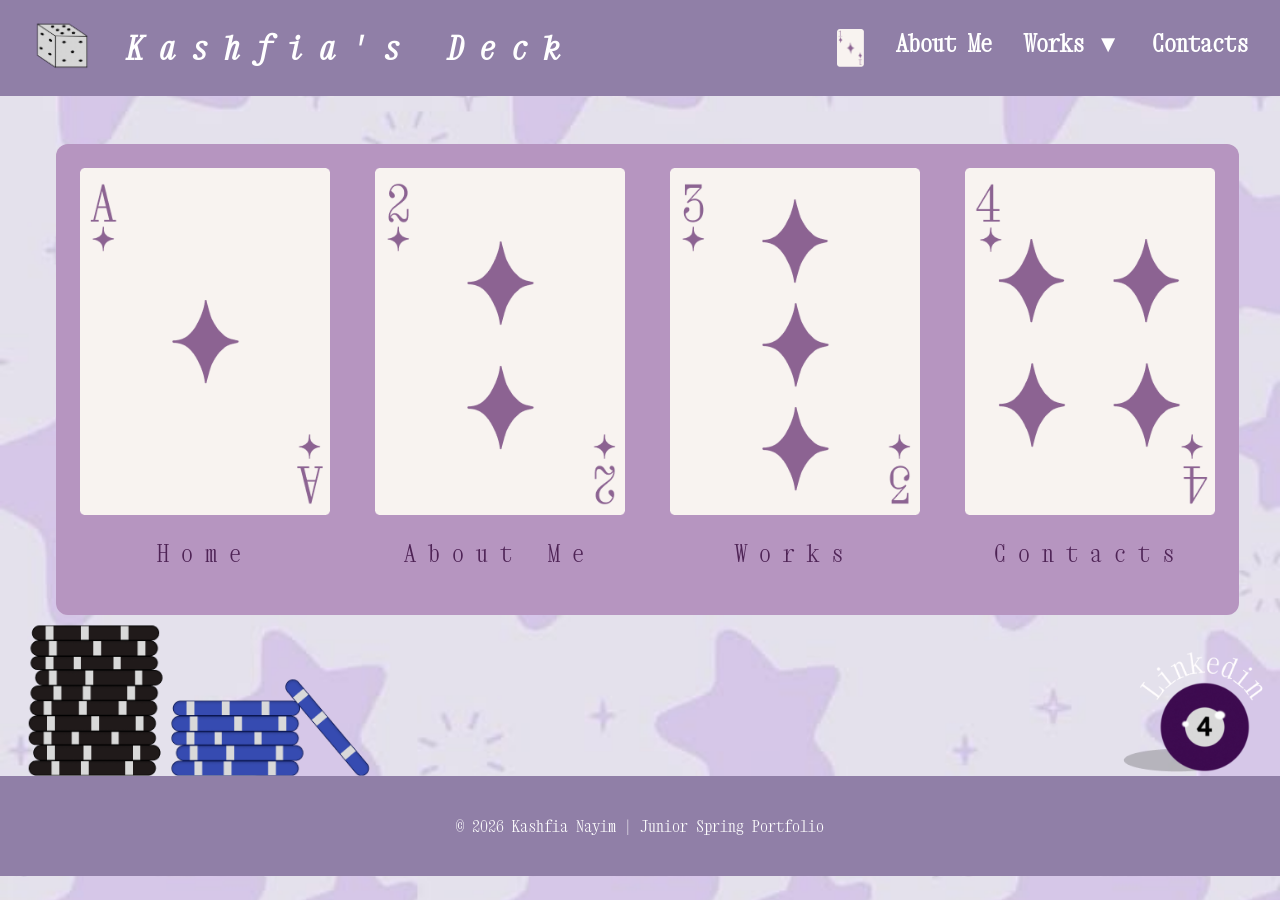
<file: index.html>
<!DOCTYPE html>
<html lang="en">
<head>
    <meta charset="UTF-8">
    <meta name="viewport" content="width=device-width, initial-scale=1.0">
    <title>Kashfia's Deck</title>

    <!-- Main stylesheet -->
  <link rel="stylesheet" href="style.css" />
  <link href='https://fonts.googleapis.com/css?family=Xanh Mono' rel='stylesheet'>

  <!-- Optional favicon (put your icon file in the same folder) -->
  <link rel="icon" type="image/png" href="Favicon.png">
  
</head>
<body>
    
    <!-- NAVBAR -->
  <header>
    <nav class="navbar">
      <div class="navbar-left">
        <!-- Replace logo.png with your own image file -->
         <a href="index.html">
        <img src="Favicon.png" alt="Logo" />
        </a>
        <i><h1 class ="deck">Kashfia's Deck</h1></i>
      </div>

      <ul class="navbar-right">
        <img class="navcard" src="HomeCard.png" alt="tiny card">
        <li class="navfont"><a href="aboutme.html">About Me</a></li>
      <li class="dropdown navfont">
        <a href="works.html">Works ▼</a>

        <ul class="dropdown-menu">
          <li><a href="works.html#unity">Unity</a></li>
          <li><a href="works.html#infy">INFY App Challenge</a></li>
          <li><a href="works.html#earsketch">Earsketch</a></li>
          <li><a href="works.html#python">Python</a></li>
        </ul>
      </li>
        <li class="navfont"><a href="contacts.html">Contacts</a></li>
      </ul>
    </nav>
  </header>

  <!-- MAIN CONTENT -->
  <main class="home-card">
<div>
    <!-- Cards -->
    <div class="image-container">
      <div class="card">
        <img src="Ace.png" alt="Ace of diamonds">
        <p class="text">Home</p>
      </div>

      <div class="card">
        <a href="aboutme.html">
        <img src="2.png" alt="2 of diamonds">
        <p class="text">About Me</p>
        </a>
      </div>

      <div class="card">
        <a href="works.html">
        <img src="3.png" alt="3 of diamonds">
        <p class="text">Works</p>
        </a>
      </div>

      <div class="card">
        <a href="contacts.html">
        <img src="4.png" alt="4 of diamonds">
        <p class="text">Contacts</p>
        </a>
      </div>
    </div>
    </div>
  </main>

  <div class="footer-images">
    <img class="chips" src="PokerChips.png" alt="Poker Chips">
    <a href="https://www.linkedin.com/in/kashfia-nayim-66400b36a/">
    <img class="fourball" src="LinkedinBall.png" alt="Pool ball">
    </a>
  </div>

    <!-- FOOTER -->
  <footer class="footer">
    <p class="foottext">© <span id="year"></span> Kashfia Nayim | Junior Spring Portfolio</p>
  </footer>

  <script>
    // Auto-updates the year in the footer
    document.getElementById("year").textContent = new Date().getFullYear();
  </script>


</body>
</html>
</file>
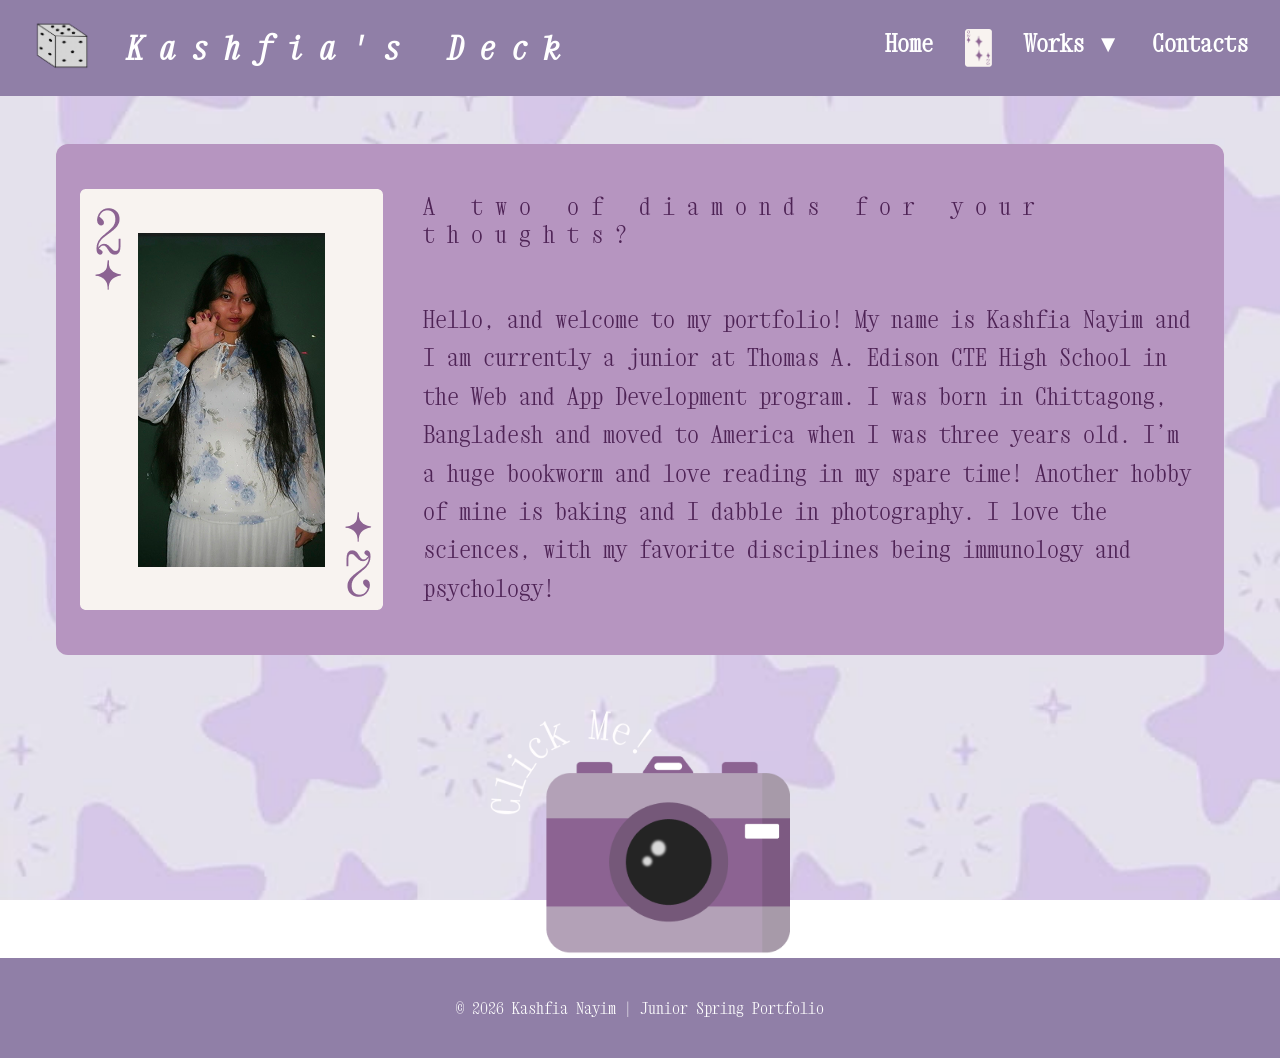
<file: aboutme.html>
<!DOCTYPE html>
<html lang="en">
<head>
    <meta charset="UTF-8">
    <meta name="viewport" content="width=device-width, initial-scale=1.0">
    <title>Kashfia's Deck</title>

    <!-- Main stylesheet -->
  <link rel="stylesheet" href="style.css" />
  <link href='https://fonts.googleapis.com/css?family=Xanh Mono' rel='stylesheet'>

  <!-- Optional favicon (put your icon file in the same folder) -->
  <link rel="icon" type="image/png" href="Favicon.png">
  
</head>
<body>
    
    <!-- NAVBAR -->
  <header>
    <nav class="navbar">
      <div class="navbar-left">
        <!-- Replace logo.png with your own image file -->
         <a href="index.html">
        <img src="Favicon.png" alt="Logo" />
        </a>
        <i><h1 class ="deck">Kashfia's Deck</h1></i>
      </div>

      <ul class="navbar-right">
        <li class="navfont"><a href="index.html">Home</a></li>
        <img class="navcard" src="AboutMeCard.png" alt="tiny card">
              <li class="dropdown navfont">
        <a href="works.html">Works ▼</a>

        <ul class="dropdown-menu">
          <li><a href="works.html#unity">Unity</a></li>
          <li><a href="works.html#infy">INFY App Challenge</a></li>
          <li><a href="works.html#earsketch">Earsketch</a></li>
          <li><a href="works.html#python">Python</a></li>
        </ul>
      </li>
        <li class="navfont"><a href="contacts.html">Contacts</a></li>
      </ul>
    </nav>
  </header>

      <!-- Bio -->
    <main class="home-card">
      <div class="image-container">
    <div class="abtme">
        <img class="kashpic" src="Kashmoney.png" alt="Photo of me">
        <div class="abtme-text">
            <p class="text">
            A two of diamonds for your thoughts? <br><br></p>
            <p class="abtmetext">Hello, and welcome to my portfolio! My name is Kashfia Nayim and I am currently a junior at Thomas A. Edison CTE High School in the Web and App Development program. I was born in Chittagong, Bangladesh and moved to America when I was three years old. I’m a huge bookworm and love reading in my spare time! Another hobby of mine is baking and I dabble in photography. I love the sciences, with my favorite disciplines being immunology and psychology!
            </p>
        </div>
    </div>
    </div>
    </main>

    <div class="cam">
      <a href="photography.html">
        <p><br></p>
        <img src="Camera.png" alt="Camera">
      </a>
    </div>

      <!-- FOOTER -->
  <footer class="footer">
    <p class="foottext">© <span id="year"></span> Kashfia Nayim | Junior Spring Portfolio</p>
  </footer>

  <script>
    // Auto-updates the year in the footer
    document.getElementById("year").textContent = new Date().getFullYear();
  </script>

</body>
</html>
</file>
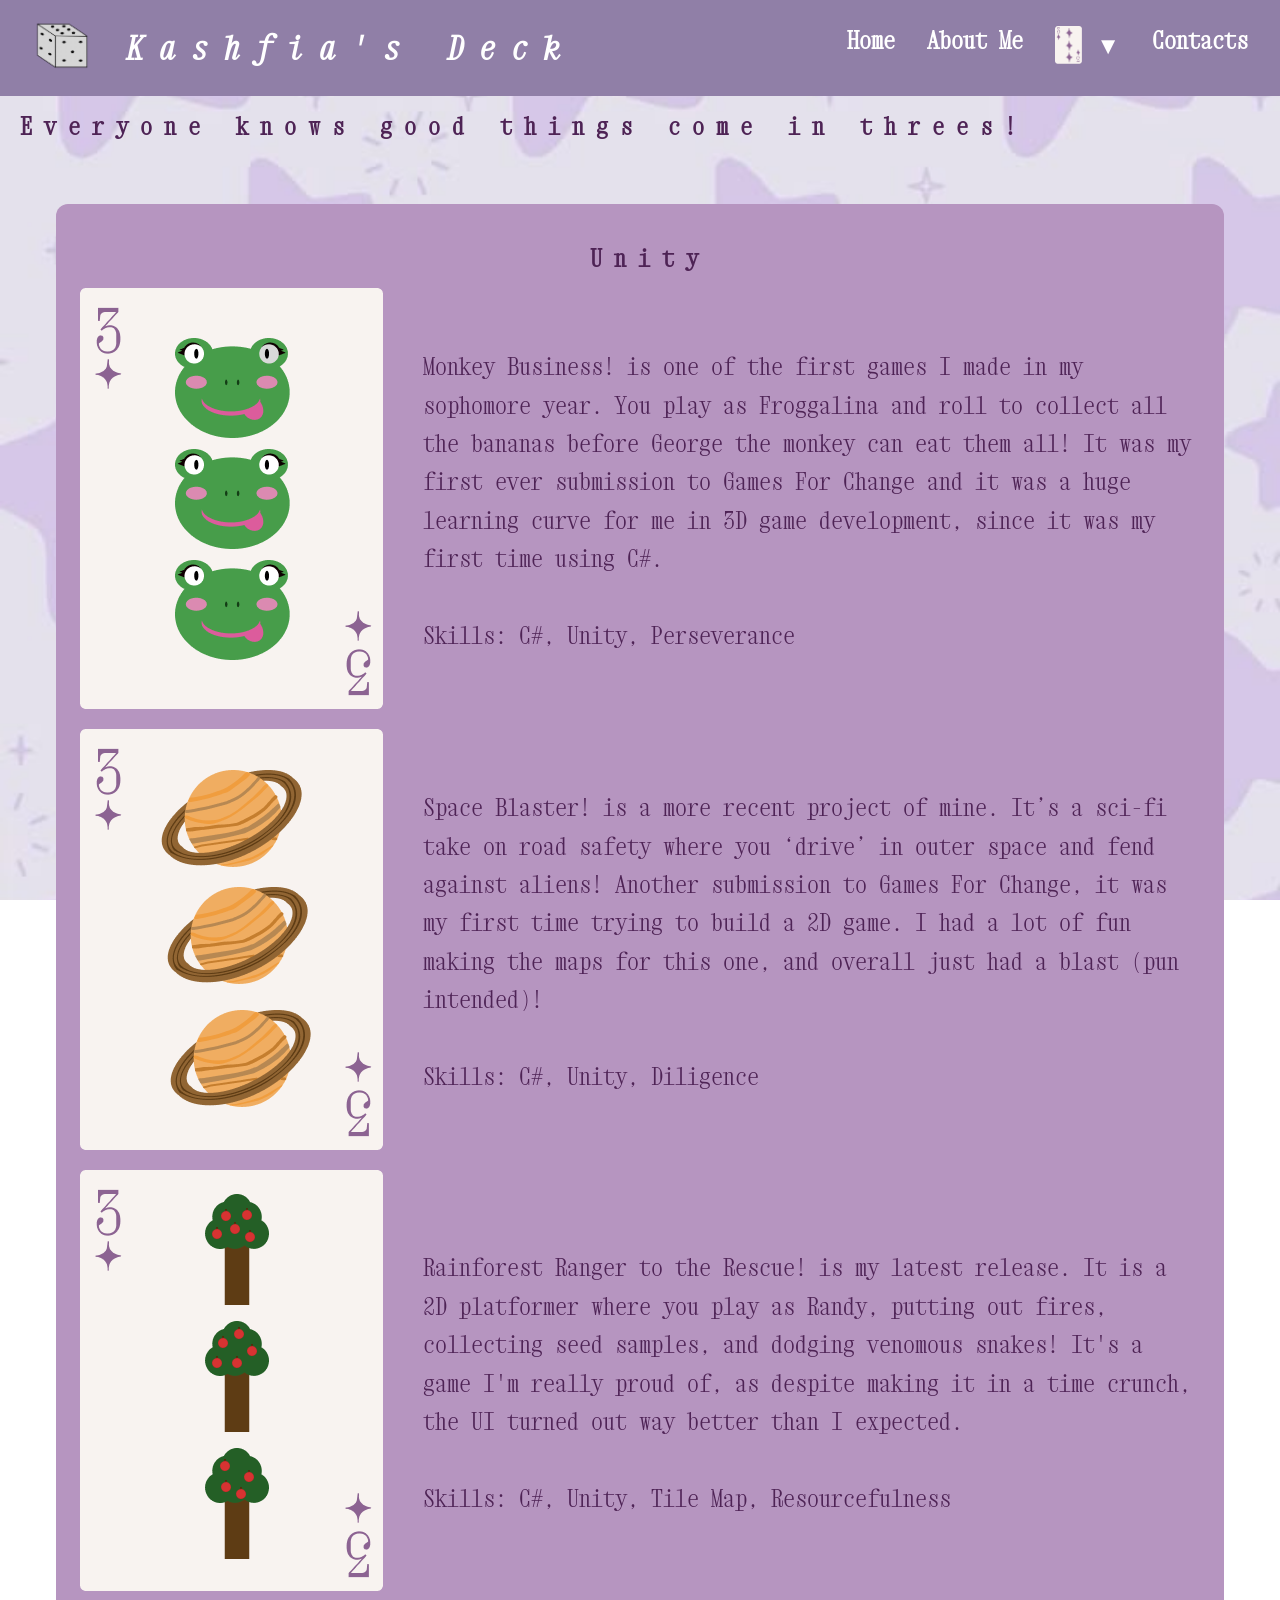
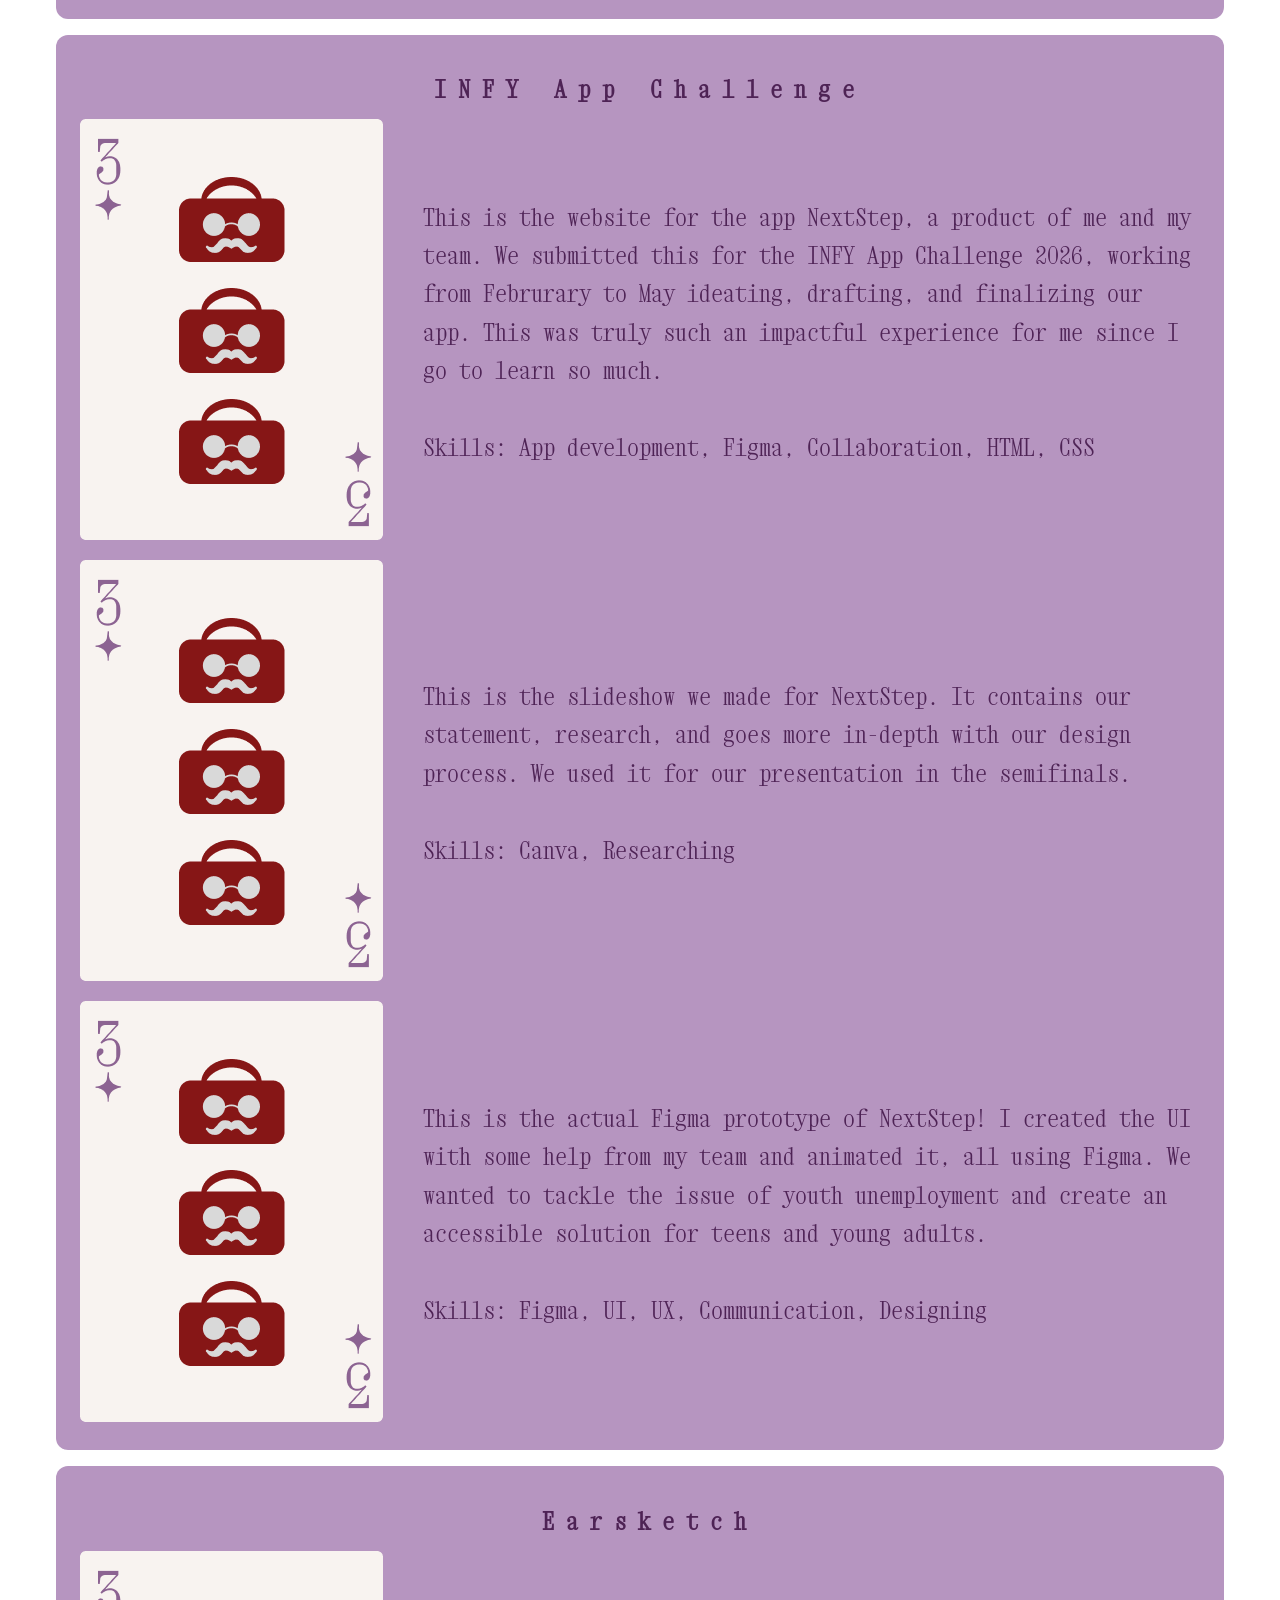
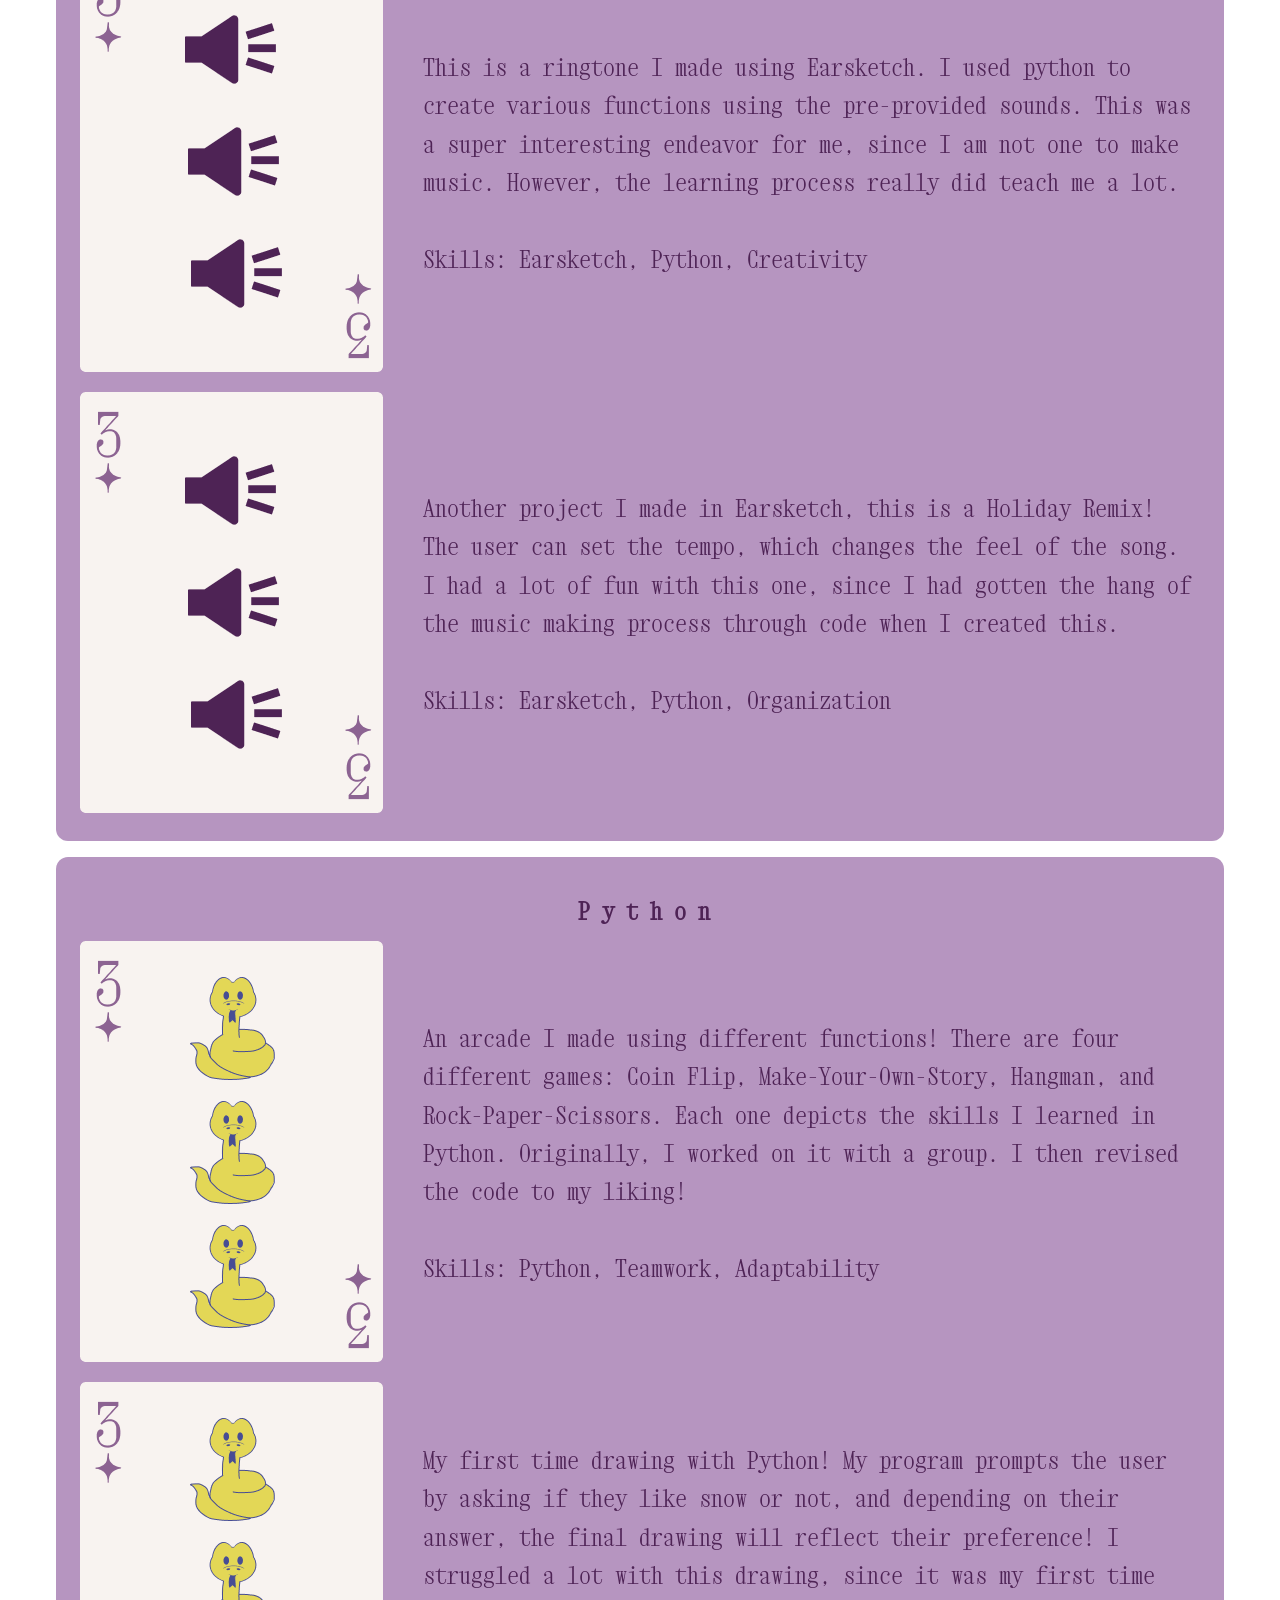
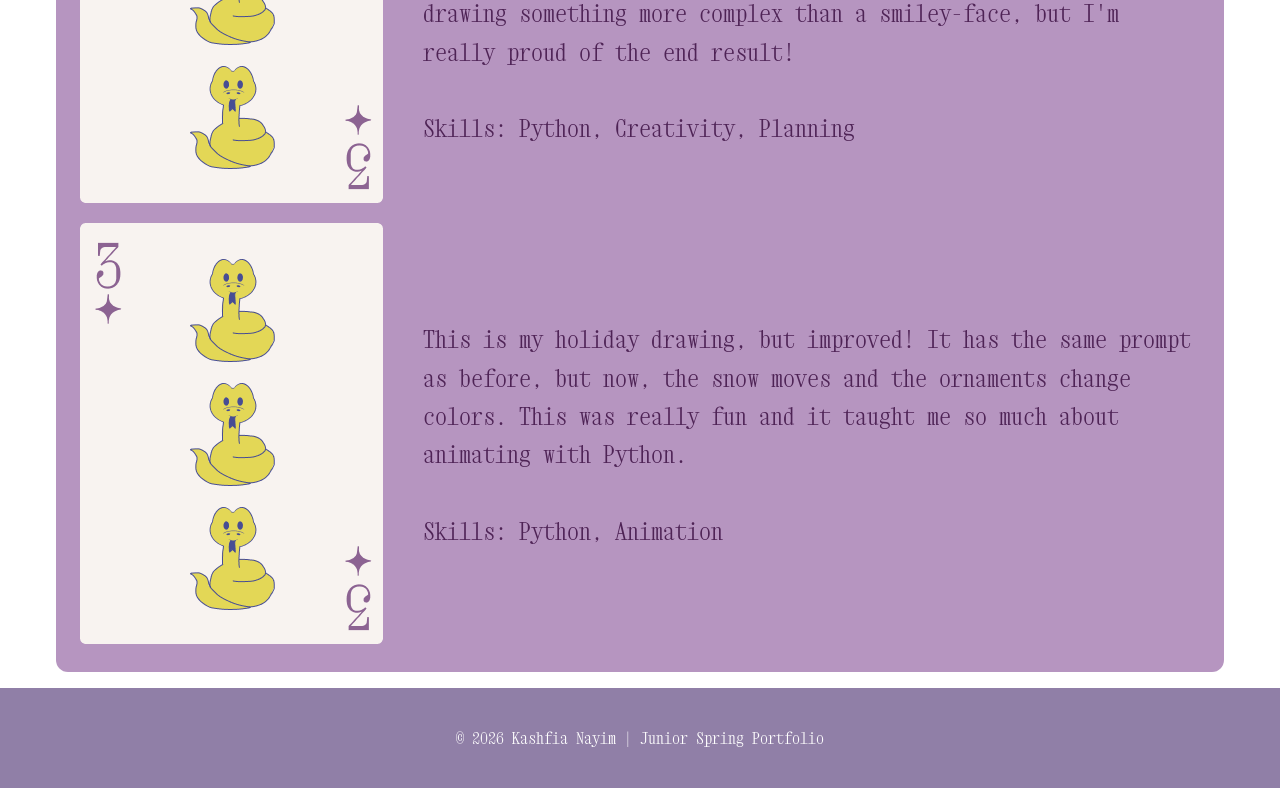
<file: works.html>
<!DOCTYPE html>
<html lang="en">
<head>
    <meta charset="UTF-8">
    <meta name="viewport" content="width=device-width, initial-scale=1.0">
    <title>Kashfia's Deck</title>

    <!-- Main stylesheet -->
  <link rel="stylesheet" href="style.css" />
  <link href='https://fonts.googleapis.com/css?family=Xanh Mono' rel='stylesheet'>

  <!-- Optional favicon (put your icon file in the same folder) -->
  <link rel="icon" type="image/png" href="Favicon.png">
  
</head>
<body>
    
    <!-- NAVBAR -->
  <header>
    <nav class="navbar">
      <div class="navbar-left">
        <!-- Replace logo.png with your own image file -->
         <a href="index.html">
        <img src="Favicon.png" alt="Logo" />
        </a>
        <i><h1 class ="deck">Kashfia's Deck</h1></i>
      </div>

      <ul class="navbar-right">
        <li class="navfont"><a href="index.html">Home</a></li>
        <li class="navfont"><a href="aboutme.html">About Me</a></li>
        <li class="dropdown">
          <div class="works-trigger">
            <img class="navcard" src="WorksCard.png" alt="tiny card">
            <span class="arrow">    ▼</span>
          </div>

          <ul class="dropdown-menu">
            <li><a href="#unity">Unity</a></li>
            <li><a href="#infy">INFY App Challenge</a></li>
            <li><a href="#earsketch">Earsketch</a></li>
            <li><a href="#python">Python</a></li>
          </ul>
        </li>
        <li class="navfont"><a href="contacts.html">Contacts</a></li>
      </ul>
    </nav>
  </header>

<h1 class="text">Everyone knows good things come in threes!</h1>

    <main class="home-card">
    <div class="cont" id="unity">
    <h1 class="text" style="text-align: center;">Unity</h1>
    <div class="abtme">
      <a href="https://play.unity.com/api/v1/games/game/3187201a-95f3-4da9-b0c6-3dbc5822e9b3/build/latest/frame" target="_blank">
        <img class="kashpic" src="monkbuscard.png" alt="3 of froggalinas">
      </a>
        <div class="abtme-text">
            <p class="abtmetext">Monkey Business! is one of the first games I made in my sophomore year. You play as Froggalina and roll to collect all the bananas before George the monkey can eat them all! It was my first ever submission to Games For Change and it was a huge learning curve for me in 3D game development, since it was my first time using C#.<br><br>Skills: C#, Unity, Perseverance
            </p>
        </div>
    </div>
    <p></p>
    <div class="abtme">
      <a href="https://play.unity.com/api/v1/games/game/0d1b05f7-c36a-4714-8277-ca54deba9b60/build/latest/frame" target="_blank">
        <img class="kashpic" src="spcblscard.png" alt="3 of saturns">
      </a>
        <div class="abtme-text">
            <p class="abtmetext">Space Blaster! is a more recent project of mine. It’s a sci-fi take on road safety where you ‘drive’ in outer space and fend against aliens! Another submission to Games For Change, it was my first time trying to build a 2D game. I had a lot of fun making the maps for this one, and overall just had a blast (pun intended)!<br><br>Skills: C#, Unity, Diligence
            </p>
        </div>
    </div>
    <p></p>
    <div class="abtme">
      <a href="https://play.unity.com/api/v1/games/game/812afa3a-71f3-4f7f-9af7-68ded229a527/build/latest/frame" target="_blank">
        <img class="kashpic" src="rrttrcard.png" alt="3 of apple trees">
      </a>
        <div class="abtme-text">
            <p class="abtmetext">Rainforest Ranger to the Rescue! is my latest release. It is a 2D platformer where you play as Randy, putting out fires, collecting seed samples, and dodging venomous snakes! It's a game I'm really proud of, as despite making it in a time crunch, the UI turned out way better than I expected.  <br><br>Skills: C#, Unity, Tile Map, Resourcefulness
            </p>
        </div>
    </div>
    </div>
    <p></p>





    <div class="cont" id="infy">
      <h1 class="text" style="text-align: center;">INFY App Challenge</h1>
    <div class="abtme">
      <a href="https://sadiyahtaehs.github.io/TeamIntellectuals_InfyApp26/" target="_blank">
        <img class="kashpic" src="nextstepcard.png" alt="3 of kens">
      </a>
        <div class="abtme-text">
            <p class="abtmetext">This is the website for the app NextStep, a product of me and my team. We submitted this for the INFY App Challenge 2026, working from Februrary to May ideating, drafting, and finalizing our app. This was truly such an impactful experience for me since I go to learn so much. <br><br>Skills: App development, Figma, Collaboration, HTML, CSS
            </p>
        </div>
    </div>
    <p></p>
    <div class="abtme">
      <a href="https://www.canva.com/design/DAHKyk788UE/ObogrflrL7q5inOdRzsOcQ/view?embed#1" target="_blank">
        <img class="kashpic" src="nextstepcard.png" alt="3 of kens">
      </a>
        <div class="abtme-text">
            <p class="abtmetext">This is the slideshow we made for NextStep. It contains our statement, research, and goes more in-depth with our design process. We used it for our presentation in the semifinals. <br><br>Skills: Canva, Researching
        </div>
    </div>
    <p></p>
    <div class="abtme">
      <a href="https://www.figma.com/proto/kr0fFl1J1e3CHJqK1Odq0H/NextStep-Prototype?content-scaling=fixed&kind=proto&node-id=1-2&scaling=scale-down&starting-point-node-id=1%3A2" target="_blank">
        <img class="kashpic" src="nextstepcard.png" alt="3 of kens">
      </a>
        <div class="abtme-text">
            <p class="abtmetext">This is the actual Figma prototype of NextStep! I created the UI with some help from my team and animated it, all using Figma. We wanted to tackle the issue of youth unemployment and create an accessible solution for teens and young adults. <br><br>Skills: Figma, UI, UX, Communication, Designing
            </p>
        </div>
    </div>
    </div>





    <p></p>
    <div class="cont" id="earsketch">
      <h1 class="text" style="text-align: center;">Earsketch</h1>
    <div class="abtme">
      <a href="https://earsketch.gatech.edu/earsketch2/?sharing=Yk9DklixYxqYCAcLettveA" target="_blank">
        <img class="kashpic" src="earcard.png" alt="3 of speakers">
      </a>
        <div class="abtme-text">
            <p class="abtmetext">This is a ringtone I made using Earsketch. I used python to create various functions using the pre-provided sounds. This was a super interesting endeavor for me, since I am not one to make music. However, the learning process really did teach me a lot. <br><br>Skills: Earsketch, Python, Creativity
            </p>
        </div>
    </div>
    <p></p>
    <div class="abtme">
      <a href="https://earsketch.gatech.edu/earsketch2/?sharing=73vv6QU_WCzhjmFpf0MoPA" target="_blank">
        <img class="kashpic" src="earcard.png" alt="3 of speakers">
      </a>
        <div class="abtme-text">
            <p class="abtmetext">Another project I made in Earsketch, this is a Holiday Remix! The user can set the tempo, which changes the feel of the song. I had a lot of fun with this one, since I had gotten the hang of the music making process through code when I created this. <br><br>Skills: Earsketch, Python, Organization
            </p>
        </div>
    </div>
    </div>




    <p></p>
    <div class="cont" id="python">
      <h1 class="text" style="text-align: center;">Python</h1>
    <div class="abtme">
      <a href="https://py3.codeskulptor.org/#user310_OX67rDvuXW_0.py" target="_blank">
        <img class="kashpic" src="pythoncard.png" alt="3 of pythons">
      </a>
        <div class="abtme-text">
            <p class="abtmetext">An arcade I made using different functions! There are four different games: Coin Flip, Make-Your-Own-Story, Hangman, and Rock-Paper-Scissors. Each one depicts the skills I learned in Python. Originally, I worked on it with a group. I then revised the code to my liking! <br><br>Skills: Python, Teamwork, Adaptability
            </p>
        </div>
    </div>
    <p></p>
    <div class="abtme">
      <a href="https://py3.codeskulptor.org/#user310_ZMz4bnFftf_8.py" target="_blank">
        <img class="kashpic" src="pythoncard.png" alt="3 of pythons">
      </a>
        <div class="abtme-text">
            <p class="abtmetext">My first time drawing with Python! My program prompts the user by asking if they like snow or not, and depending on their answer, the final drawing will reflect their preference! I struggled a lot with this drawing, since it was my first time drawing something more complex than a smiley-face, but I'm really proud of the end result!<br><br>Skills: Python, Creativity, Planning
            </p>
        </div>
    </div>
    <p></p>
    <div class="abtme">
      <a href="https://py3.codeskulptor.org/#user310_41jLPQAwEr_3.py" target="_blank">
        <img class="kashpic" src="pythoncard.png" alt="3 of pythons">
      </a>
        <div class="abtme-text">
            <p class="abtmetext">This is my holiday drawing, but improved! It has the same prompt as before, but now, the snow moves and the ornaments change colors. This was really fun and it taught me so much about animating with Python. <br><br>Skills: Python, Animation
            </p>
        </div>
    </div>
    </div>
    <p></p>
    </main>

    <!-- FOOTER -->
  <footer class="footer">
    <p class="foottext">© <span id="year"></span> Kashfia Nayim | Junior Spring Portfolio</p>
  </footer>

  <script>
    // Auto-updates the year in the footer
    document.getElementById("year").textContent = new Date().getFullYear();
  </script>


</body>
</html>
</file>
<file: style.css>
/* =========================
   GLOBAL / RESET....
========================= */
* {
  box-sizing: border-box;
}

body {
  margin: 0;
  padding: 0;
  font-family: 'Xanh Mono', Arial, sans-serif;
  background-image: url("bg.jpeg");
  background-size: cover;
  background-repeat: repeat-y;
  background-attachment: fixed;
}

/* =========================
   NAVBAR
========================= */
.navbar {
  background-color: rgb(144, 127, 167);
  padding: 1em 2em;
  display: flex;
  justify-content: space-between;
  align-items: center;
}

.navbar-left img {
  height: 60px;
}

.navbar-left {
  display: flex;
  align-items: center;
  gap: 15px;
}

.navbar-left h1 {
  font-size: 2rem; /* make bigger */
  color: white;
  margin: 0;
}

h1 {
  letter-spacing: 0.5em;
  padding-left: 20px;
}

.navbar-right {
  list-style: none;
  display: flex;
  gap: 2em;
  margin: 0;
  padding: 0;
}

.navbar-right a {
  color: white;
  text-decoration: none;
  font-weight: bold;
}

.navbar-right a:hover {
  color: #aaaaff;
}



/* =========================
   PAGE LAYOUT
========================= */
.home-card {
  max-width: 1200px;
  margin: 2em auto 0 auto;
  padding: 1em 1em 0 1em; /* bottom padding = 0 */
}

.home-card > img {
  display: block;
  margin: 0;
  padding: 0;
}

.kashpic {
  padding-right: 20px;
}

.abtme {
  display: flex;
  align-items: center;
  gap: 20px;
}

.abtmetext {
  color: #4E2355;
  font-size:x-large;
  line-height: 1.6;
}

.footer-images {
  display: flex;
  justify-content: space-between;
  align-items: flex-end;
  width: 100%;
}

.cam {
  display: flex;
  justify-content: center;
  margin: 0;
}

.cam img {
  width: 300px;  /* adjust size */
  height: auto;
  display: block;
}

.cam,
.cam img,
.footer {
  margin: 0;
}

.chips {
  width: 400px;
  height: auto;
}

.drink {
  width: 200px;
  height:auto;
  padding-left: 30px;
}

.fourball {
  width: 150px;
  height: auto;
  margin-right: 10px;
}

.navcard {
  width: 27px;
  height: auto;
}

.photo {
  border: 3px solid #4E2355;
  border-radius: 10px;
  overflow: hidden;
  height: 180px;
}

.photo img {
  width: 100%;
  height: 100%;
  object-fit: cover;
  display: block;
}

.photo-grid {
  display: grid;
  grid-template-columns: repeat(5, minmax(180px, 1fr));
  gap: 25px;
  max-width: 1400px;
  margin: 0 auto;
  padding: 20px;
}

.slot {
  width: 250px;
  height: auto;
  padding-left: 25px;
}

.return {
  width: 150px;
  height: auto;
  margin-right: 10px;
  padding-bottom: 10px;
}


/* =========================
   CARDS
========================= */
.resource-card {
  background-color: rgb(178, 163, 200);
  margin: 2em auto;
  padding: 1.5em;
  border-radius: 12px;
  box-shadow: 0 0 12px rgba(255, 255, 255, 0.08);
}

html, body {
  width: 100%;
  margin: 0;
  padding: 0;
}

/* =========================
   BIO SECTION
========================= */

.image-container {
  display: flex;
  justify-content: center;
  gap: 45px;
  background-color:#B695C0;
  width: fit-content;
  margin: 0 auto;
  padding: 1.5em;
  border-radius: 12px;
}

.card {
  text-align: center;
}

.card img {
  width: 250px; /* adjust as needed */
  height: auto;
  display: block;
}

.cont {
  background-color: #B695C0;
  padding: 1.5em;
  border-radius: 12px;
}

.dropdown {
  position: relative;
  list-style: none;
}

.dropdown-menu {
  display: none;
  position: absolute;
  top: 100%;
  left: 0;
  background: rgb(178, 163, 200);
  padding: 5px 0;
  margin: 0;
  list-style: none;
  border-radius: 8px;
  width: 160px;
}

.dropdown-menu li a {
  display: block;
  padding: 10px 15px;
  color: white;
  text-decoration: none;
}

.dropdown-menu li a:hover {
  background: rgb(144, 127, 167);
}

.dropdown:hover .dropdown-menu {
  display: block;
}

.works-trigger {
  display: flex;
  align-items: center;
  gap: 14px;
  cursor: pointer;
  padding-bottom: 6px;
}

.arrow {
  font-size: 24px;
  color: white;
}

.navbar-right a {
  font-size: x-large;
}

.navcard {
  width: 27px;
  cursor: pointer;
}

.text {
  color: #4E2355;
  letter-spacing: 0.5em;
  font-size:x-large;
}

.card a {
  text-decoration: none;
  color: inherit;
}

.pool {
  text-align: center; 
}

.pool img {
  width: 150px;
  height: auto;
  display: block;
  padding-top: 20px;
  padding-bottom: 20px;
}

.bio {
  display: flex;
  flex-direction: column;
  align-items: center;
  text-align: center;
}

.bio-pic img {
  width: 150px;
  height: 150px;
  border-radius: 50%;
  border: 3px solid #215028;
  object-fit: cover;
}

.bio-text h1 {
  margin-bottom: 0.2em;
}

.bio-text h4 {
  margin-top: 0;
  font-weight: normal;
  color: rgb(115, 96, 144);
}

.record-player {
  display: flex;
  flex-direction: column;
  align-items: flex-end;
  margin-right: 20px;
  margin-bottom: 20px;
  text-align: center;
}

.vinyl {
    width: 200px;
    height: 200px;
    border-radius: 50%;
    animation: spin 3s linear infinite;
    display: block;
    margin-left: auto;
    margin-right: 0;
}

.contact-footer {
  display: flex;
  justify-content: space-between;
  align-items: flex-end;
  padding: 0 20px;
}


/* Define the spinning animation */
@keyframes spin {
    0% {
        transform: rotate(0deg);
    }
    100% {
        transform: rotate(360deg);
    }
}

audio {
    width: 300px;
    margin-top: 10px;
}

/* =========================
   PROJECT LAYOUT
========================= */
.project {
  display: flex;
  gap: 1.5em;
  align-items: flex-start;
}

.project iframe {
  flex: 2;
  min-width: 320px;
  height: 450px;
  border: none;
  background-color: white;
  border-radius: 8px;
}

.reflection {
  flex: 1;
  background-color: rgba(255, 255, 255, 0.04);
  padding: 1em;
  border-radius: 8px;
}

.reflection h3 {
  margin-top: 0;
  color: rgb(129, 107, 163);
}

.reflection p {
  font-size: 0.95em;
  color: #dddddd;
}

/* =========================
   LINKS / ICONS
========================= */
.skill-images {
  display: flex;
  justify-content: center;
  gap: 1.5em;
  margin-top: 1em;
}

.picture {
  transition: transform 0.2s ease;
}

.picture:hover {
  transform: scale(1.05);
}

.link-pic {
  height: 80px;
  width: 80px;
  border-radius: 10px;
  border: 2px solid white;
  object-fit: cover;
}

/* =========================
   FOOTER
========================= */


.footer {
  text-align: center;
  background-color: rgb(144, 127, 167);
  padding: 1.5em;
  width: 100%;
  margin: 0;
}

.foottext{
  color: white;
  font-size:medium;
}

html, body {
  height: 100%;
}

body {
  min-height: 100vh;
  display: flex;
  flex-direction: column;
}

/* =========================
   RESPONSIVE
========================= */
@media (max-width: 900px) {
  .project {
    flex-direction: column;
  }

  .project iframe {
    width: 100%;
    min-width: 0;
    height: 350px;
  }
}

@media (max-width: 600px) {
  .navbar {
    flex-direction: column;
    gap: 1em;
  }

  .navbar-right {
    flex-wrap: wrap;
    justify-content: center;
  }
}
</file>
